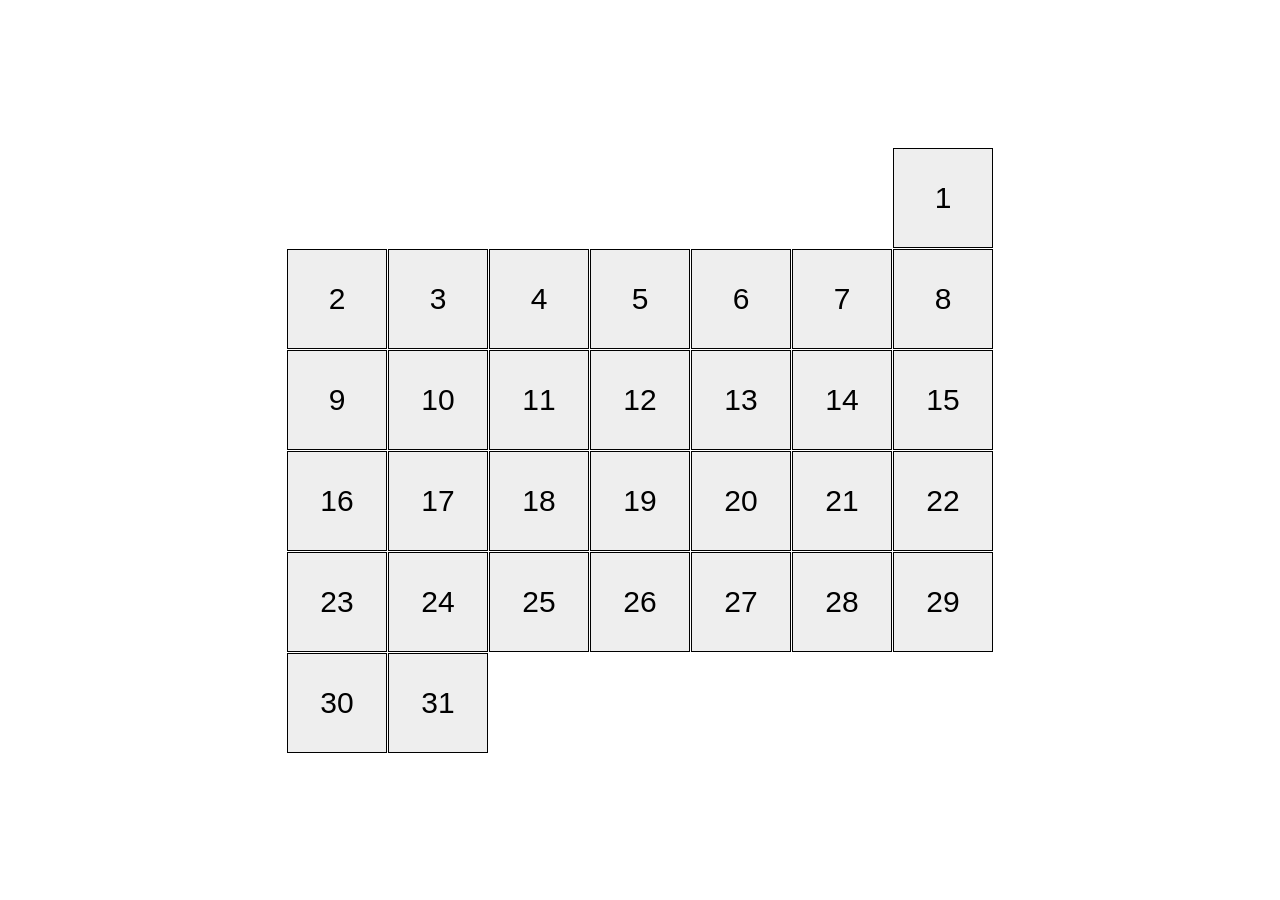
<file: index.html>
<!DOCTYPE html><html lang=en><meta charset=UTF-8><meta name=viewport content="width=device-width, initial-scale=1.0"><title>Calendar</title><link rel=stylesheet href=layout_calendar.630dfcbc.css><body>
    <div class="calendar calendar--month-length-31 calendar--start-day-sun">
      <div class=calendar__day></div>
      <div class=calendar__day></div>
      <div class=calendar__day></div>
      <div class=calendar__day></div>
      <div class=calendar__day></div>
      <div class=calendar__day></div>
      <div class=calendar__day></div>
      <div class=calendar__day></div>
      <div class=calendar__day></div>
      <div class=calendar__day></div>
      <div class=calendar__day></div>
      <div class=calendar__day></div>
      <div class=calendar__day></div>
      <div class=calendar__day></div>
      <div class=calendar__day></div>
      <div class=calendar__day></div>
      <div class=calendar__day></div>
      <div class=calendar__day></div>
      <div class=calendar__day></div>
      <div class=calendar__day></div>
      <div class=calendar__day></div>
      <div class=calendar__day></div>
      <div class=calendar__day></div>
      <div class=calendar__day></div>
      <div class=calendar__day></div>
      <div class=calendar__day></div>
      <div class=calendar__day></div>
      <div class=calendar__day></div>
      <div class=calendar__day></div>
      <div class=calendar__day></div>
      <div class=calendar__day></div>
    </div>
</file>
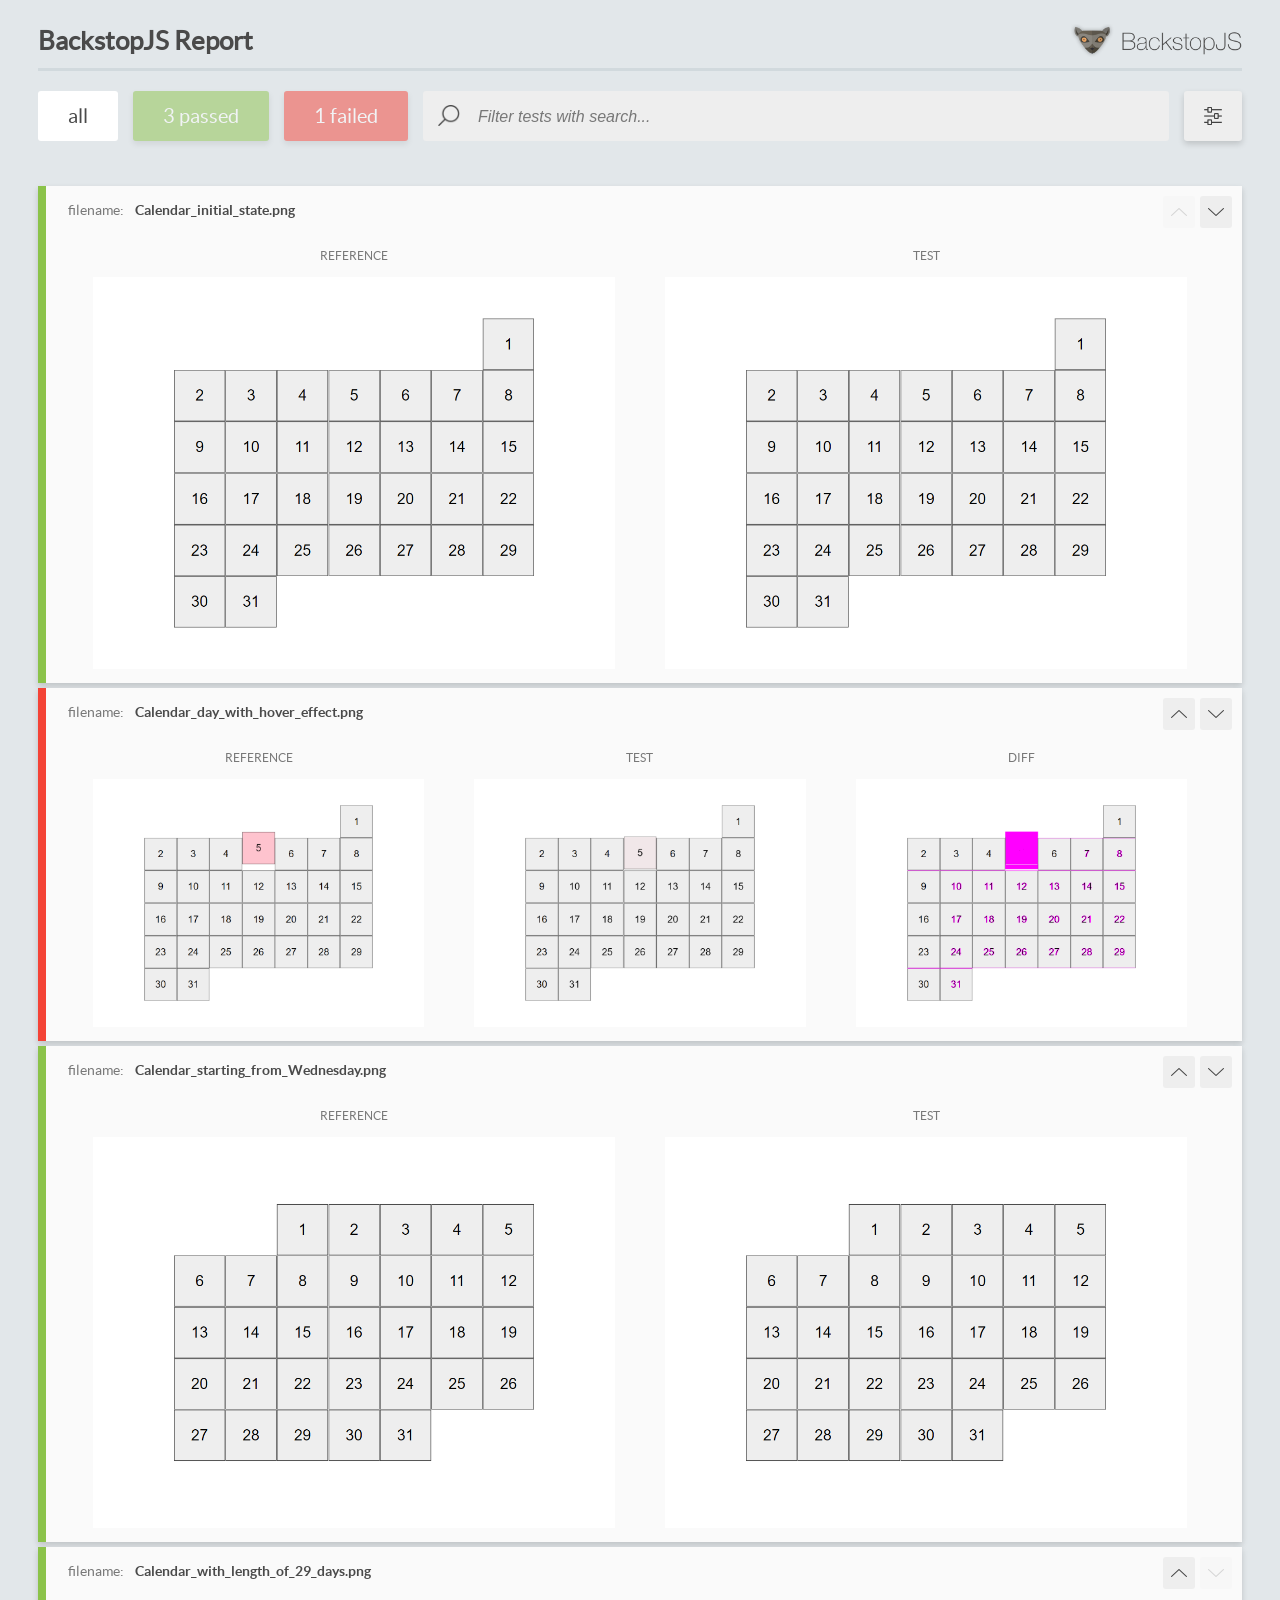
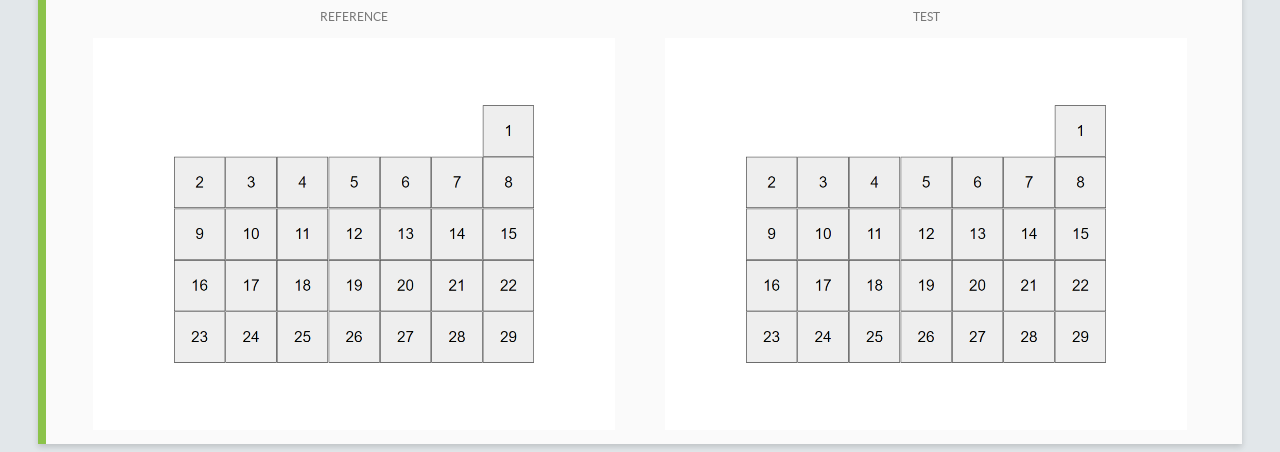
<file: report/html_report/index.html>
<!DOCTYPE html>
<html>
  <head>
    <meta charset="utf-8">
    <!-- Disable Cache -->
    <meta http-equiv="Cache-Control" content="no-cache, no-store, must-revalidate">
    <meta http-equiv="Pragma" content="no-cache">
    <meta http-equiv="Expires" content="0">

    <title>BackstopJS Report</title>

    <style>
      @font-face {
          font-family: 'latoregular';
          src: url('./assets/fonts/lato-regular-webfont.woff2') format('woff2'),
              url('./assets/fonts/lato-regular-webfont.woff') format('woff');
          font-weight: 400;
          font-style: normal;
      }
      @font-face {
          font-family: 'latobold';
          src: url('./assets/fonts/lato-bold-webfont.woff2') format('woff2'),
              url('./assets/fonts/lato-bold-webfont.woff') format('woff');
          font-weight: 700;
          font-style: normal;
      }

      .ReactModal__Body--open {
          overflow: hidden;
      }
      .ReactModal__Body--open .header {
        display: none;
      }

    </style>
  </head>
  <body style="background-color: #E2E7EA">
    <div id="root">

    </div>
    <script>
      function report (report) { // eslint-disable-line no-unused-vars
        window.tests = report;
      }
    </script>
    <script src="config.js"></script>
    <script src="index_bundle.js"></script>
  </body>
</html>
</file>
